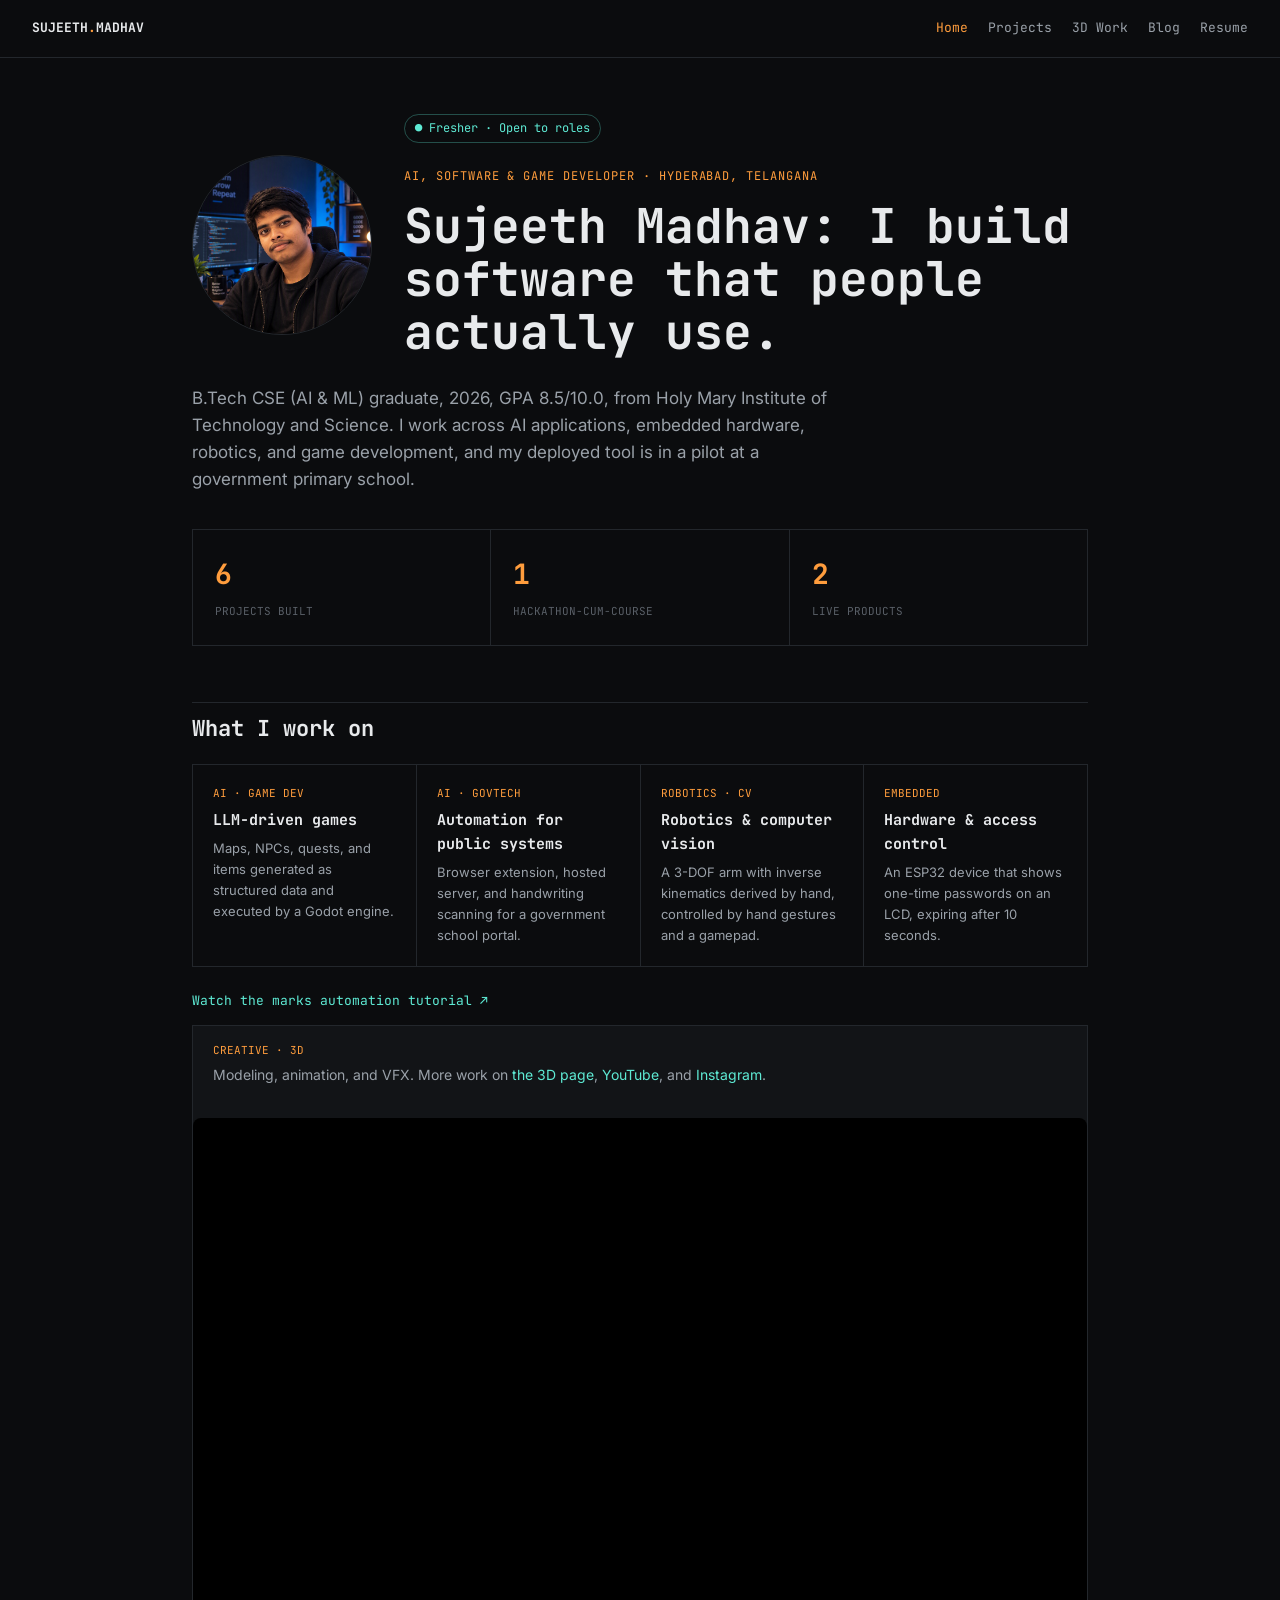
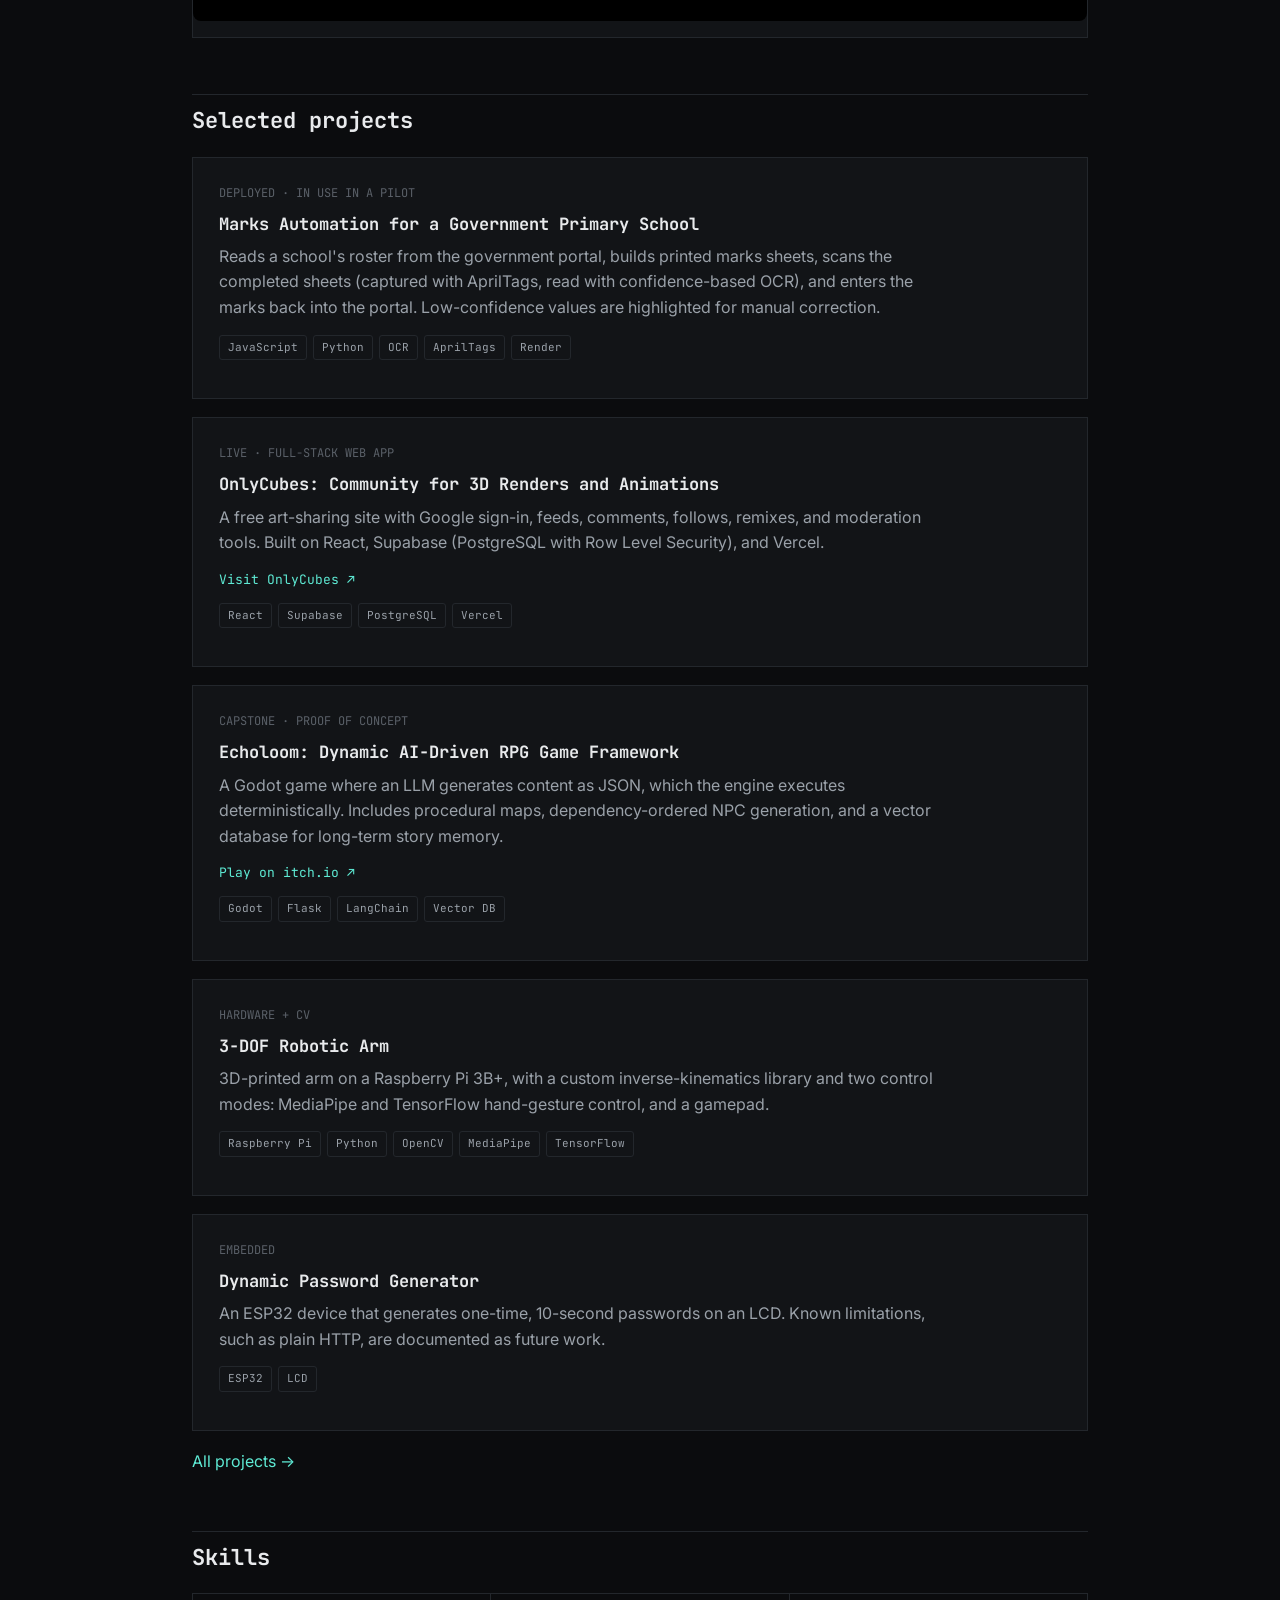
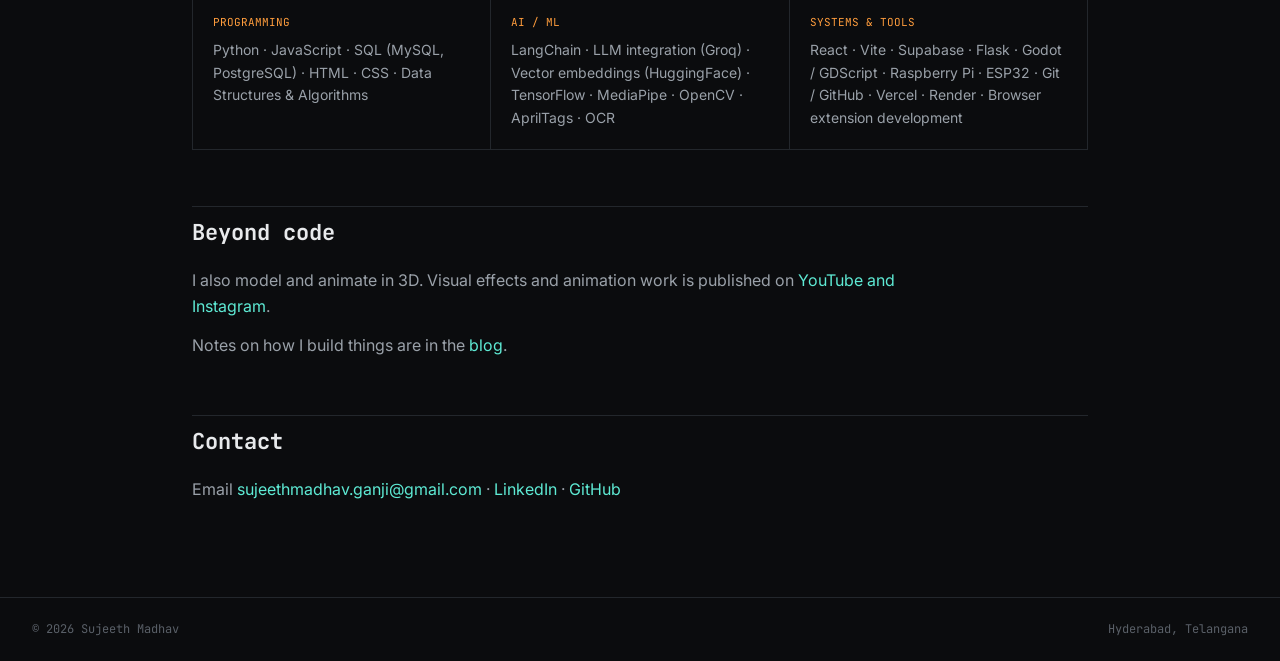
<file: index.html>
<!DOCTYPE html>
<html lang="en">
<head>
<meta charset="UTF-8">
<meta name="viewport" content="width=device-width, initial-scale=1.0">

<title>Sujeeth Madhav | AI & Software Developer, Hyderabad</title>
<meta name="description" content="Sujeeth Madhav, AI and software developer in Hyderabad. AI-driven games, a deployed school automation tool, robotics, embedded systems and 3D animation.">
<meta name="author" content="Sujeeth Madhav">
<meta name="robots" content="index, follow, max-image-preview:large">
<link rel="canonical" href="https://www.sujeethmadhav.com/">

<meta property="og:type" content="website">
<meta property="og:site_name" content="Sujeeth Madhav">
<meta property="og:title" content="Sujeeth Madhav | AI & Software Developer">
<meta property="og:description" content="AI-driven games, a deployed school automation tool, robotics, embedded systems and 3D animation by Sujeeth Madhav, Hyderabad.">
<meta property="og:url" content="https://www.sujeethmadhav.com/">
<meta property="og:image" content="https://www.sujeethmadhav.com/assets/profile.jpg">
<meta name="twitter:card" content="summary">

<script type="application/ld+json">
{
  "@context": "https://schema.org",
  "@graph": [
    {
      "@type": "WebSite",
      "@id": "https://www.sujeethmadhav.com/#website",
      "url": "https://www.sujeethmadhav.com/",
      "name": "Sujeeth Madhav",
      "inLanguage": "en",
      "publisher": { "@id": "https://www.sujeethmadhav.com/#person" }
    },
    {
      "@type": "Person",
      "@id": "https://www.sujeethmadhav.com/#person",
      "name": "Sujeeth Madhav",
      "alternateName": ["G. Sujeeth Madhav"],
      "url": "https://www.sujeethmadhav.com/",
      "image": "https://www.sujeethmadhav.com/assets/profile.jpg",
      "email": "sujeethmadhav.ganji@gmail.com",
      "jobTitle": "AI & Software Developer",
      "description": "Recent B.Tech CSE (AI & ML) graduate building AI applications, robotics, embedded systems, games and 3D animation.",
      "knowsAbout": ["Artificial intelligence", "Large language models", "Computer vision", "Robotics", "Embedded systems", "Game development", "Godot", "Python", "JavaScript", "Flask", "React", "Supabase", "3D animation"],
      "alumniOf": { "@type": "CollegeOrUniversity", "name": "Holy Mary Institute of Technology and Science" },
      "address": { "@type": "PostalAddress", "addressLocality": "Hyderabad", "addressRegion": "Telangana", "addressCountry": "IN" },
      "sameAs": [
        "https://www.linkedin.com/in/sujeeth-madhav-9a50162b7",
        "https://github.com/sujeeth66",
        "https://sujeeth66.itch.io",
        "https://www.youtube.com/watch?v=kXodEkCOVUo",
        "https://www.instagram.com/reel/Da5MQQ7O5CA/"
      ]
    }
  ]
}
</script>

<link rel="stylesheet" href="assets/style.css">
<link href="https://fonts.googleapis.com/css2?family=JetBrains+Mono:wght@400;700;800&family=Inter:wght@400;500;600&display=swap" rel="stylesheet">
</head>
<body>
<header>
  <a class="brand" href="index.html">SUJEETH<span>.</span>MADHAV</a>
  <nav>
    <a href="index.html" aria-current="page">Home</a>
    <a href="projects.html">Projects</a>
    <a href="3d-work.html">3D Work</a>
    <a href="blog/index.html">Blog</a>
    <a href="resume.html">Resume</a>
  </nav>
</header>
<main>

  <!-- PROFILE + HERO -->
  <div class="hero">
    <!-- Put your photo at assets/profile.jpg (square works best) -->
    <img class="profile-pic" src="assets/profile.jpeg" alt="Sujeeth Madhav, AI and software developer" width="180" height="180">
    <div class="hero-text">
      <div class="pill">● Fresher · Open to roles</div>
      <div class="tag-line">AI, Software &amp; Game Developer · Hyderabad, Telangana</div>
      <h1>Sujeeth Madhav: I build software that people actually use.</h1>
    </div>
  </div>

  <p class="lead">B.Tech CSE (AI &amp; ML) graduate, 2026, GPA 8.5/10.0, from Holy Mary Institute of Technology and Science. I work across AI applications, embedded hardware, robotics, and game development, and my deployed tool is in a pilot at a government primary school.</p>

  <div class="stats">
    <div class="stat"><b>6</b><span>Projects built</span></div>
    <div class="stat"><b>1</b><span>Hackathon-cum-course</span></div>
    <div class="stat"><b>2</b><span>Live products</span></div>
  </div>

  <!-- DOMAINS -->
  <h2>What I work on</h2>
  <div class="domains">
    <a class="domain" href="projects.html#rpg">
      <div class="meta">AI · GAME DEV</div>
      <h3>LLM-driven games</h3>
      <p>Maps, NPCs, quests, and items generated as structured data and executed by a Godot engine.</p>
    </a>
    <a class="domain" href="projects.html#marks">
      <div class="meta">AI · GOVTECH</div>
      <h3>Automation for public systems</h3>
      <p>Browser extension, hosted server, and handwriting scanning for a government school portal.</p>
    </a>
    <a class="domain" href="projects.html#arm">
      <div class="meta">ROBOTICS · CV</div>
      <h3>Robotics &amp; computer vision</h3>
      <p>A 3-DOF arm with inverse kinematics derived by hand, controlled by hand gestures and a gamepad.</p>
    </a>
    <a class="domain" href="projects.html#password">
      <div class="meta">EMBEDDED</div>
      <h3>Hardware &amp; access control</h3>
      <p>An ESP32 device that shows one-time passwords on an LCD, expiring after 10 seconds.</p>
    </a>
  </div>

  <p class="links"><a href="https://www.youtube.com/watch?v=vxWaMSW1dyw">Watch the marks automation tutorial ↗</a></p>

  <div class="reel" id="reel-block">
    <div class="reel-caption">
      <div class="meta">CREATIVE · 3D</div>
      <p>Modeling, animation, and VFX. More work on <a href="3d-work.html">the 3D page</a>, <a href="https://www.youtube.com/watch?v=kXodEkCOVUo">YouTube</a>, and <a href="https://www.instagram.com/reel/Da5MQQ7O5CA/?mdxt=bW1taG15dXFodnF4">Instagram</a>.</p>
    </div>
    <div class="video-wrap">
      <iframe src="https://www.youtube-nocookie.com/embed/kXodEkCOVUo"
              title="Star Wars-themed VFX and 3D animation"
              loading="lazy"
              allow="accelerometer; encrypted-media; gyroscope; picture-in-picture"
              allowfullscreen></iframe>
    </div>
  </div>

  <!-- PROJECTS TEASER -->
  <h2>Selected projects</h2>
  <div class="card">
    <div class="meta">DEPLOYED · IN USE IN A PILOT</div>
    <h3><a href="projects.html#marks">Marks Automation for a Government Primary School</a></h3>
    <p>Reads a school's roster from the government portal, builds printed marks sheets, scans the completed sheets (captured with AprilTags, read with confidence-based OCR), and enters the marks back into the portal. Low-confidence values are highlighted for manual correction.</p>
    <div class="tags"><span class="tag">JavaScript</span><span class="tag">Python</span><span class="tag">OCR</span><span class="tag">AprilTags</span><span class="tag">Render</span></div>
  </div>
  <div class="card">
    <div class="meta">LIVE · FULL-STACK WEB APP</div>
    <h3><a href="projects.html#onlycubes">OnlyCubes: Community for 3D Renders and Animations</a></h3>
    <p>A free art-sharing site with Google sign-in, feeds, comments, follows, remixes, and moderation tools. Built on React, Supabase (PostgreSQL with Row Level Security), and Vercel.</p>
    <div class="links"><a href="https://onlycubes.sujeethmadhav.com">Visit OnlyCubes ↗</a></div>
    <div class="tags"><span class="tag">React</span><span class="tag">Supabase</span><span class="tag">PostgreSQL</span><span class="tag">Vercel</span></div>
  </div>
  <div class="card">
    <div class="meta">CAPSTONE · PROOF OF CONCEPT</div>
    <h3><a href="projects.html#rpg">Echoloom: Dynamic AI-Driven RPG Game Framework</a></h3>
    <p>A Godot game where an LLM generates content as JSON, which the engine executes deterministically. Includes procedural maps, dependency-ordered NPC generation, and a vector database for long-term story memory.</p>
    <div class="links"><a href="https://sujeeth66.itch.io/echoloom">Play on itch.io ↗</a></div>
    <div class="tags"><span class="tag">Godot</span><span class="tag">Flask</span><span class="tag">LangChain</span><span class="tag">Vector DB</span></div>
  </div>
  <div class="card">
    <div class="meta">HARDWARE + CV</div>
    <h3><a href="projects.html#arm">3-DOF Robotic Arm</a></h3>
    <p>3D-printed arm on a Raspberry Pi 3B+, with a custom inverse-kinematics library and two control modes: MediaPipe and TensorFlow hand-gesture control, and a gamepad.</p>
    <div class="tags"><span class="tag">Raspberry Pi</span><span class="tag">Python</span><span class="tag">OpenCV</span><span class="tag">MediaPipe</span><span class="tag">TensorFlow</span></div>
  </div>
  <div class="card">
    <div class="meta">EMBEDDED</div>
    <h3><a href="projects.html#password">Dynamic Password Generator</a></h3>
    <p>An ESP32 device that generates one-time, 10-second passwords on an LCD. Known limitations, such as plain HTTP, are documented as future work.</p>
    <div class="tags"><span class="tag">ESP32</span><span class="tag">LCD</span></div>
  </div>
  <p><a href="projects.html">All projects →</a></p>

  <!-- SKILLS -->
  <h2>Skills</h2>
  <div class="skills">
    <div class="skill-group">
      <div class="meta">PROGRAMMING</div>
      <p>Python · JavaScript · SQL (MySQL, PostgreSQL) · HTML · CSS · Data Structures &amp; Algorithms</p>
    </div>
    <div class="skill-group">
      <div class="meta">AI / ML</div>
      <p>LangChain · LLM integration (Groq) · Vector embeddings (HuggingFace) · TensorFlow · MediaPipe · OpenCV · AprilTags · OCR</p>
    </div>
    <div class="skill-group">
      <div class="meta">SYSTEMS &amp; TOOLS</div>
      <p>React · Vite · Supabase · Flask · Godot / GDScript · Raspberry Pi · ESP32 · Git / GitHub · Vercel · Render · Browser extension development</p>
    </div>
  </div>

  <!-- 3D TEASER -->
  <h2>Beyond code</h2>
  <p>I also model and animate in 3D. Visual effects and animation work is published on <a href="3d-work.html">YouTube and Instagram</a>.</p>

  <!-- BLOG TEASER -->
  <p>Notes on how I build things are in the <a href="blog/index.html">blog</a>.</p>

  <!-- CONTACT -->
  <h2>Contact</h2>
  <p>Email <a href="mailto:sujeethmadhav.ganji@gmail.com">sujeethmadhav.ganji@gmail.com</a> · <a href="https://www.linkedin.com/in/sujeeth-madhav-9a50162b7">LinkedIn</a> · <a href="https://github.com/sujeeth66">GitHub</a></p>

</main>
<footer><span>© <span id="year">2026</span> Sujeeth Madhav</span><span>Hyderabad, Telangana</span></footer>
<script src="assets/site.js"></script>
</body>
</html>
</file>
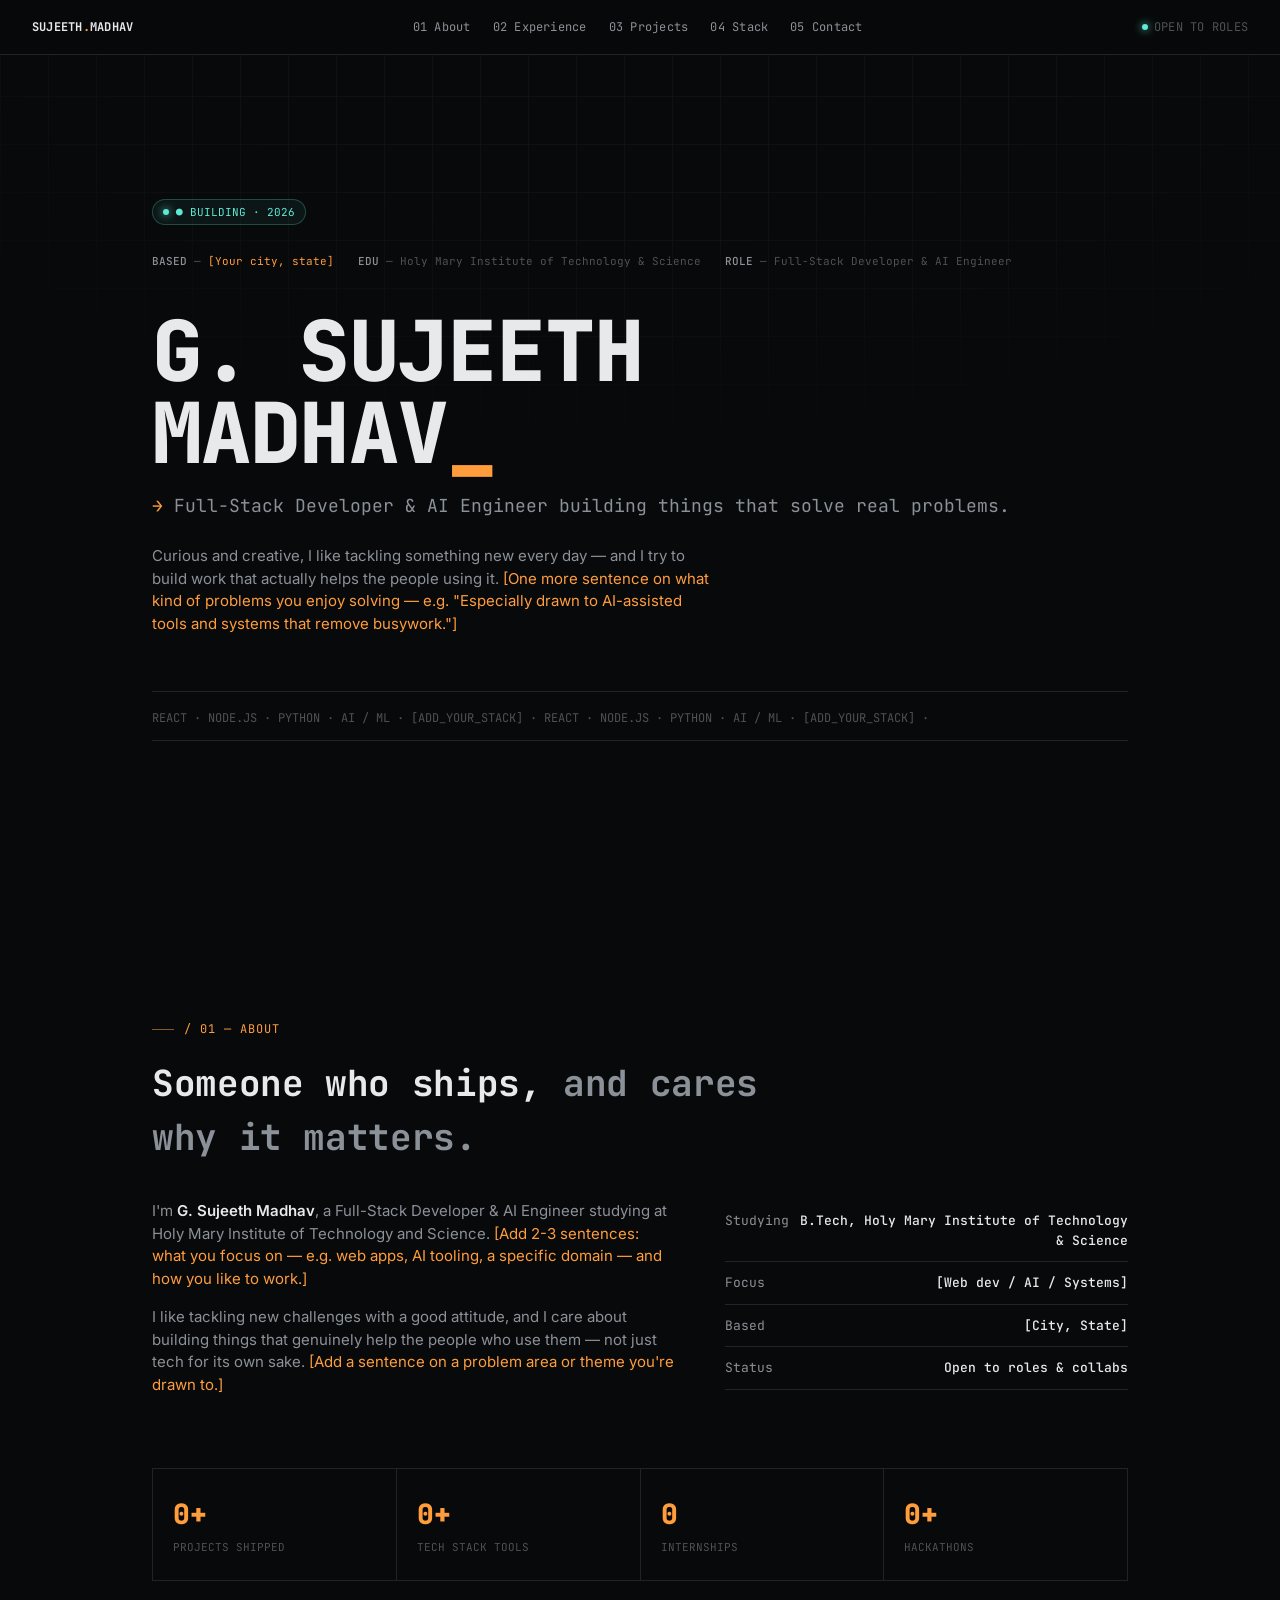
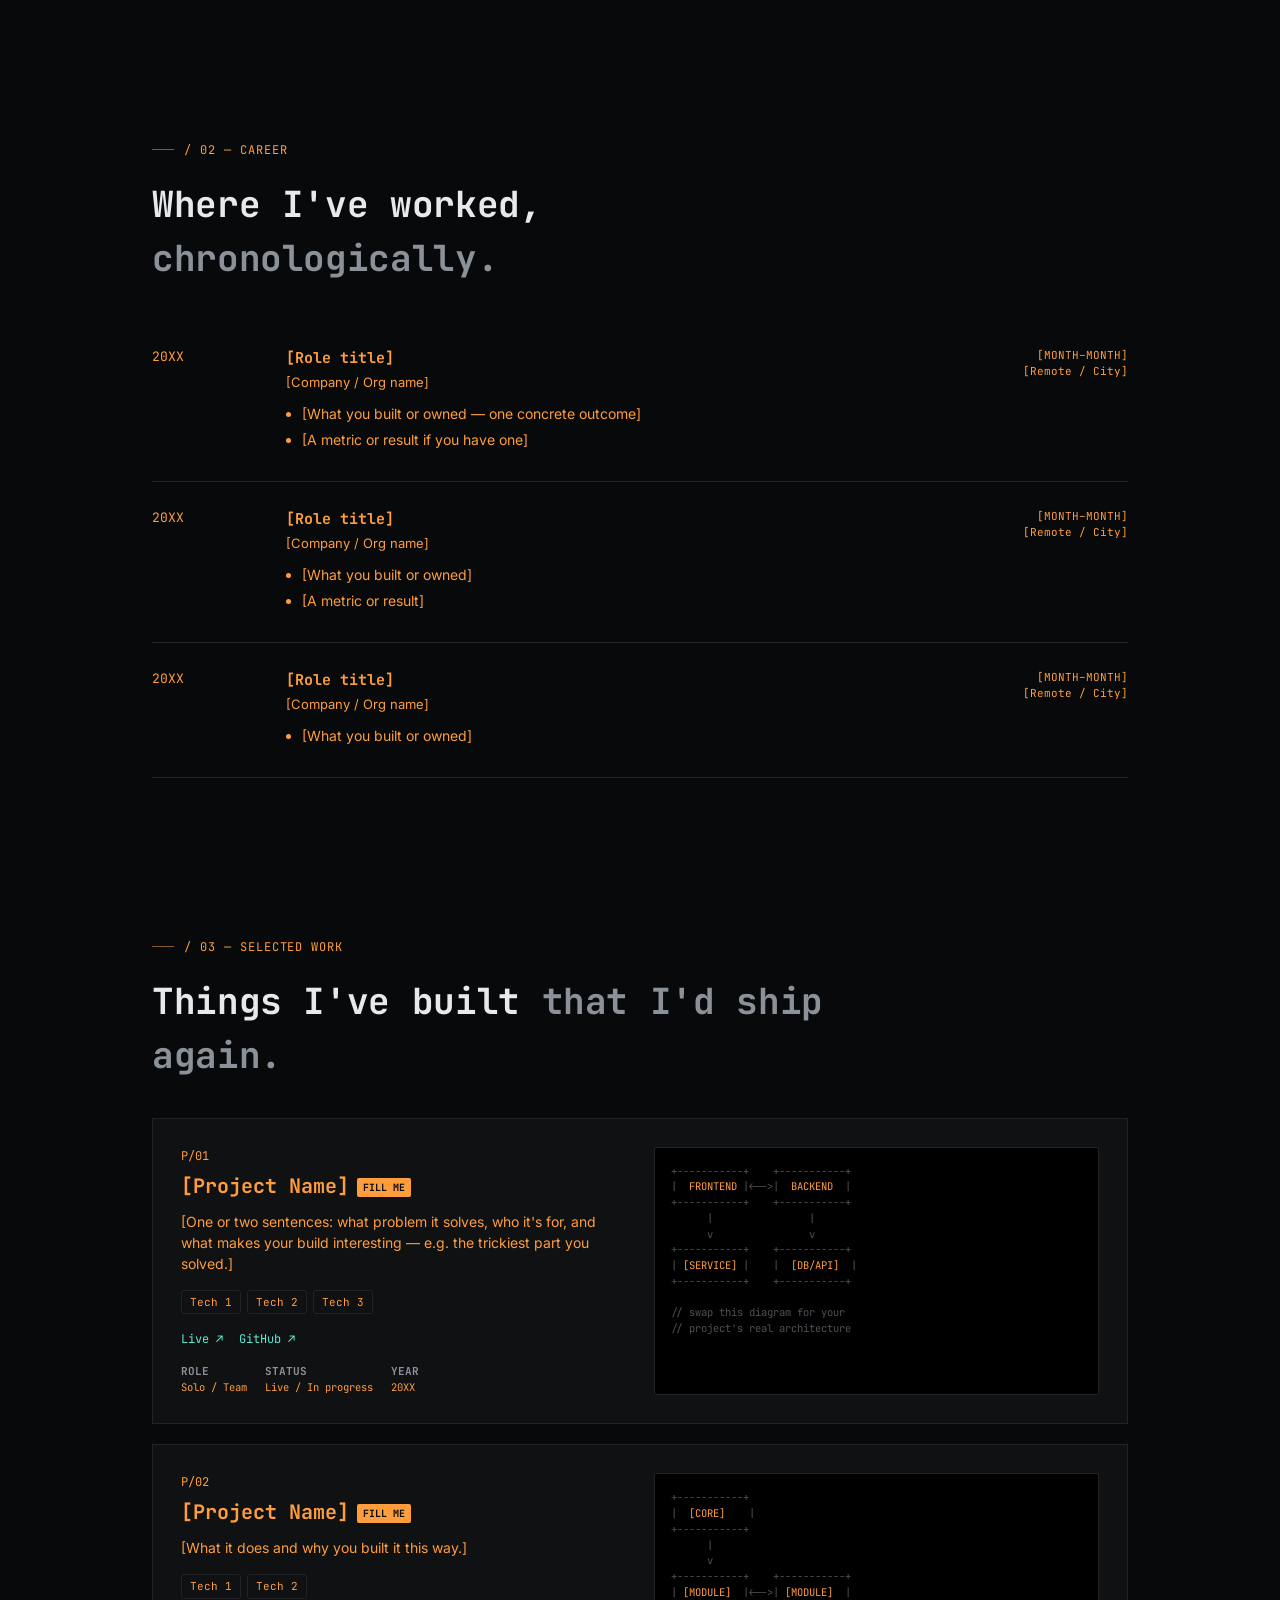
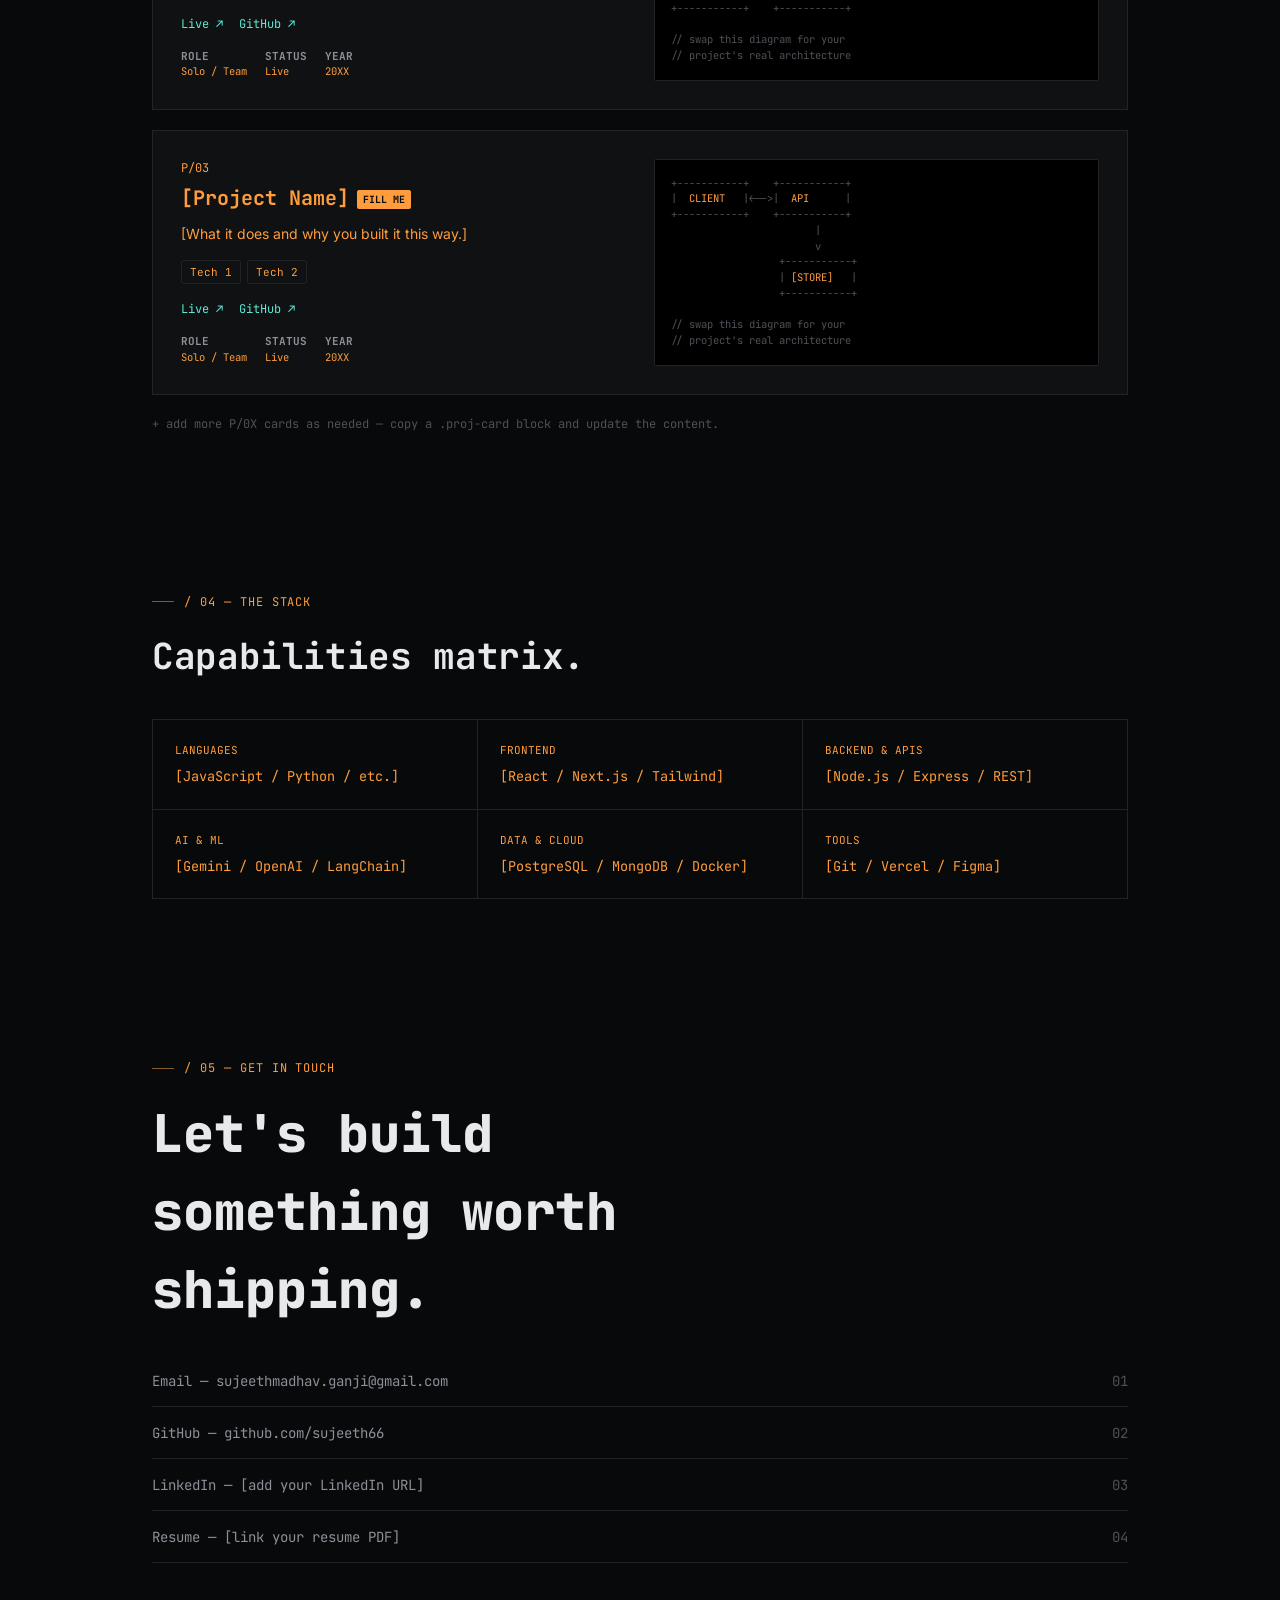
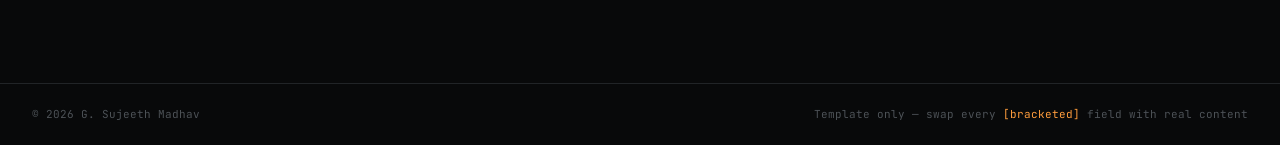
<file: portfolio_3.html>
<!DOCTYPE html>
<html lang="en">
<head>
<meta charset="UTF-8">
<meta name="viewport" content="width=device-width, initial-scale=1.0">
<title>G. Sujeeth Madhav · Full-Stack Developer &amp; AI Engineer</title>
<style>
  @import url('https://fonts.googleapis.com/css2?family=JetBrains+Mono:wght@400;500;700;800&family=Inter:wght@400;500;600&display=swap');

  :root{
    --bg:#08090a;
    --bg-raised:#0f1113;
    --line:#212427;
    --text:#e7e9ea;
    --text-dim:#8b9198;
    --text-faint:#4d5257;
    --accent:#ff9d3d;
    --accent-dim:#8a5a26;
    --ok:#5eead4;
    --mono:'JetBrains Mono', ui-monospace, monospace;
    --sans:'Inter', system-ui, sans-serif;
  }
  *{box-sizing:border-box; margin:0; padding:0;}
  html{scroll-behavior:smooth;}
  body{
    background:var(--bg);
    color:var(--text);
    font-family:var(--sans);
    line-height:1.5;
    overflow-x:hidden;
  }
  ::selection{background:var(--accent); color:#08090a;}

  a{color:inherit; text-decoration:none;}
  .mono{font-family:var(--mono);}

  /* ---- scanline / grid backdrop ---- */
  .grid-bg{
    position:fixed; inset:0; z-index:-1; pointer-events:none;
    background-image:
      linear-gradient(var(--line) 1px, transparent 1px),
      linear-gradient(90deg, var(--line) 1px, transparent 1px);
    background-size:48px 48px;
    opacity:0.35;
    mask-image:radial-gradient(ellipse 80% 60% at 50% 0%, black 40%, transparent 90%);
  }

  /* ---- top bar ---- */
  header{
    position:fixed; top:0; left:0; right:0; z-index:100;
    display:flex; align-items:center; justify-content:space-between;
    padding:18px 32px;
    background:rgba(8,9,10,0.85);
    backdrop-filter:blur(8px);
    border-bottom:1px solid var(--line);
    font-family:var(--mono);
    font-size:12px;
    letter-spacing:0.02em;
  }
  header .brand{color:var(--text); font-weight:700;}
  header .brand span{color:var(--accent);}
  nav{display:flex; gap:22px;}
  nav a{color:var(--text-dim); transition:color .15s;}
  nav a:hover{color:var(--accent);}
  .clock{color:var(--text-faint); display:flex; gap:6px; align-items:center;}
  .dot{width:6px; height:6px; border-radius:50%; background:var(--ok); box-shadow:0 0 8px var(--ok);}
  @media (max-width:820px){ nav{display:none;} }

  section{ padding:120px 32px 40px; max-width:1040px; margin:0 auto; position:relative;}
  .section-tag{
    font-family:var(--mono); font-size:12px; color:var(--accent);
    display:flex; align-items:center; gap:10px; margin-bottom:18px;
    text-transform:uppercase; letter-spacing:0.08em;
  }
  .section-tag::before{content:''; width:22px; height:1px; background:var(--accent-dim);}
  h2{
    font-family:var(--mono); font-weight:700; font-size:clamp(24px,3.4vw,36px);
    letter-spacing:-0.01em; margin-bottom:36px; max-width:680px;
  }
  h2 em{color:var(--text-dim); font-style:normal;}

  /* ---- hero ---- */
  #hero{
    min-height:100svh; display:flex; flex-direction:column; justify-content:center;
    padding-top:80px;
  }
  .coords{
    font-family:var(--mono); font-size:11px; color:var(--text-faint);
    display:flex; flex-wrap:wrap; gap:24px; margin-bottom:40px;
  }
  .coords b{color:var(--text-dim); font-weight:500;}
  .status-pill{
    display:inline-flex; align-items:center; gap:7px;
    font-family:var(--mono); font-size:11px; color:var(--ok);
    border:1px solid rgba(94,234,212,0.25); background:rgba(94,234,212,0.06);
    padding:4px 10px; border-radius:20px; margin-bottom:28px; width:fit-content;
  }
  .status-pill .dot{background:var(--ok);}
  .hero-name{
    font-family:var(--mono); font-weight:800; text-transform:uppercase;
    font-size:clamp(38px,8vw,84px); line-height:0.98; letter-spacing:-0.01em;
    margin-bottom:18px;
  }
  .hero-name .cursor{color:var(--accent); animation:blink 1s step-end infinite;}
  @keyframes blink{50%{opacity:0;}}
  .hero-role{
    font-family:var(--mono); font-size:clamp(14px,2vw,18px); color:var(--text-dim);
    margin-bottom:8px;
  }
  .hero-role .arrow{color:var(--accent);}
  .hero-tagline{
    max-width:560px; color:var(--text-dim); font-size:15px; margin-top:18px;
  }
  .marquee{
    margin-top:56px; overflow:hidden; white-space:nowrap;
    border-top:1px solid var(--line); border-bottom:1px solid var(--line);
    padding:12px 0;
  }
  .marquee span{
    font-family:var(--mono); font-size:12px; color:var(--text-faint);
    display:inline-block; padding-right:40px;
    animation:scroll 26s linear infinite;
  }
  @keyframes scroll{ from{transform:translateX(0);} to{transform:translateX(-50%);} }

  /* ---- about / stats ---- */
  .about-grid{ display:grid; grid-template-columns:1.3fr 1fr; gap:50px; }
  @media (max-width:760px){ .about-grid{grid-template-columns:1fr;} }
  .about-copy{ color:var(--text-dim); font-size:15px; }
  .about-copy p{ margin-bottom:16px; }
  .about-copy strong{ color:var(--text); font-weight:600; }
  .fact-list{ font-family:var(--mono); font-size:13px; }
  .fact-row{
    display:flex; justify-content:space-between; padding:11px 0;
    border-bottom:1px solid var(--line); color:var(--text-dim);
  }
  .fact-row b{ color:var(--text); font-weight:500; text-align:right;}

  .stat-grid{ display:grid; grid-template-columns:repeat(4,1fr); gap:1px; background:var(--line); margin-top:56px; border:1px solid var(--line);}
  @media (max-width:700px){ .stat-grid{grid-template-columns:repeat(2,1fr);} }
  .stat-cell{ background:var(--bg); padding:24px 20px; }
  .stat-num{ font-family:var(--mono); font-weight:800; font-size:28px; color:var(--accent);}
  .stat-label{ font-family:var(--mono); font-size:11px; color:var(--text-faint); text-transform:uppercase; margin-top:4px;}

  /* ---- experience ---- */
  .exp-row{
    display:grid; grid-template-columns:110px 1fr 140px; gap:24px;
    padding:26px 0; border-bottom:1px solid var(--line);
  }
  .exp-row:first-of-type{ border-top:1px solid var(--line); }
  @media (max-width:700px){ .exp-row{grid-template-columns:1fr; gap:6px;} }
  .exp-year{ font-family:var(--mono); color:var(--accent); font-size:13px; }
  .exp-role{ font-family:var(--mono); font-weight:700; font-size:15px; margin-bottom:4px;}
  .exp-org{ color:var(--text-dim); font-size:13px; margin-bottom:10px;}
  .exp-points{ color:var(--text-dim); font-size:14px; }
  .exp-points li{ margin-left:16px; margin-bottom:5px; }
  .exp-meta{ font-family:var(--mono); font-size:11px; color:var(--text-faint); text-align:right;}
  @media (max-width:700px){ .exp-meta{text-align:left;} }

  /* ---- projects ---- */
  .proj-card{
    border:1px solid var(--line); background:var(--bg-raised);
    padding:28px; margin-bottom:20px; display:grid; grid-template-columns:1fr 1fr; gap:28px;
  }
  @media (max-width:760px){ .proj-card{grid-template-columns:1fr;} }
  .proj-id{ font-family:var(--mono); color:var(--accent); font-size:12px; margin-bottom:6px;}
  .proj-title{ font-family:var(--mono); font-weight:700; font-size:20px; margin-bottom:10px;}
  .proj-desc{ color:var(--text-dim); font-size:14px; margin-bottom:16px;}
  .proj-tags{ display:flex; flex-wrap:wrap; gap:6px; margin-bottom:16px;}
  .tag{
    font-family:var(--mono); font-size:11px; color:var(--text-dim);
    border:1px solid var(--line); padding:3px 8px; border-radius:3px;
  }
  .proj-links{ font-family:var(--mono); font-size:12px; display:flex; gap:16px;}
  .proj-links a{ color:var(--ok); border-bottom:1px solid transparent; }
  .proj-links a:hover{ border-color:var(--ok); }
  .ascii-box{
    background:#000; border:1px solid var(--line); border-radius:2px;
    padding:16px; font-family:var(--mono); font-size:10.5px; line-height:1.5;
    color:var(--text-faint); overflow-x:auto; white-space:pre;
  }
  .ascii-box .hl{ color:var(--accent); }
  .proj-meta-row{ display:flex; gap:18px; margin-top:14px; flex-wrap:wrap;}
  .proj-meta{ font-family:var(--mono); font-size:10.5px; color:var(--text-faint); }
  .proj-meta b{ color:var(--text-dim); display:block; font-size:11px; }
  .placeholder-flag{
    display:inline-block; font-family:var(--mono); font-size:10px; color:#08090a;
    background:var(--accent); padding:2px 6px; border-radius:2px; margin-left:8px; vertical-align:middle;
  }

  /* ---- skills ---- */
  .skill-grid{ display:grid; grid-template-columns:repeat(3,1fr); gap:1px; background:var(--line); border:1px solid var(--line);}
  @media (max-width:700px){ .skill-grid{grid-template-columns:1fr;} }
  .skill-cell{ background:var(--bg); padding:22px; }
  .skill-cat{ font-family:var(--mono); font-size:11px; color:var(--accent); text-transform:uppercase; margin-bottom:8px;}
  .skill-items{ font-family:var(--mono); font-size:13.5px; color:var(--text-dim); }

  /* ---- contact ---- */
  #contact{ padding-bottom:120px; }
  .contact-title{
    font-family:var(--mono); font-weight:800; font-size:clamp(28px,5vw,52px);
    margin-bottom:28px;
  }
  .contact-links{ display:flex; flex-direction:column; gap:2px; font-family:var(--mono); font-size:14px;}
  .contact-links a{
    display:flex; justify-content:space-between; padding:14px 0; border-bottom:1px solid var(--line);
    color:var(--text-dim); transition:color .15s, padding-left .15s;
  }
  .contact-links a:hover{ color:var(--accent); padding-left:8px; }
  .contact-links .idx{ color:var(--text-faint); }

  footer{
    border-top:1px solid var(--line); padding:22px 32px; font-family:var(--mono); font-size:11px;
    color:var(--text-faint); display:flex; justify-content:space-between; flex-wrap:wrap; gap:8px;
  }

  .fill-me{ color:var(--accent); }
</style>
</head>
<body>

<div class="grid-bg"></div>

<header>
  <div class="brand">SUJEETH<span>.</span>MADHAV</div>
  <nav>
    <a href="#about">01 About</a>
    <a href="#experience">02 Experience</a>
    <a href="#projects">03 Projects</a>
    <a href="#skills">04 Stack</a>
    <a href="#contact">05 Contact</a>
  </nav>
  <div class="clock mono"><span class="dot"></span> OPEN TO ROLES</div>
</header>

<section id="hero">
  <div class="status-pill"><span class="dot"></span> ● BUILDING · 2026</div>
  <div class="coords mono">
    <span><b>BASED</b> — <span class="fill-me">[Your city, state]</span></span>
    <span><b>EDU</b> — Holy Mary Institute of Technology &amp; Science</span>
    <span><b>ROLE</b> — Full-Stack Developer &amp; AI Engineer</span>
  </div>
  <div class="hero-name">G. SUJEETH<br>MADHAV<span class="cursor">_</span></div>
  <div class="hero-role"><span class="arrow">→</span> Full-Stack Developer &amp; AI Engineer building things that solve real problems.</div>
  <p class="hero-tagline">
    Curious and creative, I like tackling something new every day — and I try to build work that
    actually helps the people using it. <span class="fill-me">[One more sentence on what kind of problems you enjoy solving — e.g. "Especially drawn to AI-assisted tools and systems that remove busywork."]</span>
  </p>
  <div class="marquee">
    <span>REACT · NODE.JS · PYTHON · AI / ML · [ADD_YOUR_STACK] · REACT · NODE.JS · PYTHON · AI / ML · [ADD_YOUR_STACK] · </span>
  </div>
</section>

<section id="about">
  <div class="section-tag">/ 01 — About</div>
  <h2>Someone who ships, <em>and cares why it matters.</em></h2>
  <div class="about-grid">
    <div class="about-copy">
      <p>
        I'm <strong>G. Sujeeth Madhav</strong>, a Full-Stack Developer &amp; AI Engineer studying at
        Holy Mary Institute of Technology and Science. <span class="fill-me">[Add 2-3 sentences: what you focus on — e.g. web apps, AI tooling, a specific domain — and how you like to work.]</span>
      </p>
      <p>
        I like tackling new challenges with a good attitude, and I care about building things that
        genuinely help the people who use them — not just tech for its own sake.
        <span class="fill-me">[Add a sentence on a problem area or theme you're drawn to.]</span>
      </p>
    </div>
    <div class="fact-list">
      <div class="fact-row"><span>Studying</span><b>B.Tech, Holy Mary Institute of Technology &amp; Science</b></div>
      <div class="fact-row"><span>Focus</span><b class="fill-me">[Web dev / AI / Systems]</b></div>
      <div class="fact-row"><span>Based</span><b class="fill-me">[City, State]</b></div>
      <div class="fact-row"><span>Status</span><b>Open to roles &amp; collabs</b></div>
    </div>
  </div>
  <div class="stat-grid">
    <div class="stat-cell"><div class="stat-num fill-me">0+</div><div class="stat-label">Projects Shipped</div></div>
    <div class="stat-cell"><div class="stat-num fill-me">0+</div><div class="stat-label">Tech Stack Tools</div></div>
    <div class="stat-cell"><div class="stat-num fill-me">0</div><div class="stat-label">Internships</div></div>
    <div class="stat-cell"><div class="stat-num fill-me">0+</div><div class="stat-label">Hackathons</div></div>
  </div>
</section>

<section id="experience">
  <div class="section-tag">/ 02 — Career</div>
  <h2>Where I've worked, <em>chronologically.</em></h2>

  <div class="exp-row">
    <div class="exp-year mono fill-me">20XX</div>
    <div>
      <div class="exp-role fill-me">[Role title]</div>
      <div class="exp-org fill-me">[Company / Org name]</div>
      <ul class="exp-points">
        <li class="fill-me">[What you built or owned — one concrete outcome]</li>
        <li class="fill-me">[A metric or result if you have one]</li>
      </ul>
    </div>
    <div class="exp-meta fill-me">[MONTH–MONTH]<br>[Remote / City]</div>
  </div>

  <div class="exp-row">
    <div class="exp-year mono fill-me">20XX</div>
    <div>
      <div class="exp-role fill-me">[Role title]</div>
      <div class="exp-org fill-me">[Company / Org name]</div>
      <ul class="exp-points">
        <li class="fill-me">[What you built or owned]</li>
        <li class="fill-me">[A metric or result]</li>
      </ul>
    </div>
    <div class="exp-meta fill-me">[MONTH–MONTH]<br>[Remote / City]</div>
  </div>

  <div class="exp-row">
    <div class="exp-year mono fill-me">20XX</div>
    <div>
      <div class="exp-role fill-me">[Role title]</div>
      <div class="exp-org fill-me">[Company / Org name]</div>
      <ul class="exp-points">
        <li class="fill-me">[What you built or owned]</li>
      </ul>
    </div>
    <div class="exp-meta fill-me">[MONTH–MONTH]<br>[Remote / City]</div>
  </div>
</section>

<section id="projects">
  <div class="section-tag">/ 03 — Selected work</div>
  <h2>Things I've built <em>that I'd ship again.</em></h2>

  <div class="proj-card">
    <div>
      <div class="proj-id">P/01</div>
      <div class="proj-title fill-me">[Project Name]<span class="placeholder-flag">FILL ME</span></div>
      <div class="proj-desc fill-me">[One or two sentences: what problem it solves, who it's for, and what makes your build interesting — e.g. the trickiest part you solved.]</div>
      <div class="proj-tags">
        <span class="tag fill-me">Tech 1</span><span class="tag fill-me">Tech 2</span><span class="tag fill-me">Tech 3</span>
      </div>
      <div class="proj-links">
        <a href="#" class="fill-me">Live ↗</a>
        <a href="#" class="fill-me">GitHub ↗</a>
      </div>
      <div class="proj-meta-row">
        <div class="proj-meta"><b>ROLE</b><span class="fill-me">Solo / Team</span></div>
        <div class="proj-meta"><b>STATUS</b><span class="fill-me">Live / In progress</span></div>
        <div class="proj-meta"><b>YEAR</b><span class="fill-me">20XX</span></div>
      </div>
    </div>
    <div class="ascii-box">+-----------+    +-----------+
|  <span class="hl">FRONTEND</span> |&lt;--&gt;|  <span class="hl">BACKEND</span>  |
+-----------+    +-----------+
      |                |
      v                v
+-----------+    +-----------+
| <span class="hl">[SERVICE]</span> |    |  <span class="hl">[DB/API]</span>  |
+-----------+    +-----------+

// swap this diagram for your
// project's real architecture</div>
  </div>

  <div class="proj-card">
    <div>
      <div class="proj-id">P/02</div>
      <div class="proj-title fill-me">[Project Name]<span class="placeholder-flag">FILL ME</span></div>
      <div class="proj-desc fill-me">[What it does and why you built it this way.]</div>
      <div class="proj-tags">
        <span class="tag fill-me">Tech 1</span><span class="tag fill-me">Tech 2</span>
      </div>
      <div class="proj-links">
        <a href="#" class="fill-me">Live ↗</a>
        <a href="#" class="fill-me">GitHub ↗</a>
      </div>
      <div class="proj-meta-row">
        <div class="proj-meta"><b>ROLE</b><span class="fill-me">Solo / Team</span></div>
        <div class="proj-meta"><b>STATUS</b><span class="fill-me">Live</span></div>
        <div class="proj-meta"><b>YEAR</b><span class="fill-me">20XX</span></div>
      </div>
    </div>
    <div class="ascii-box">+-----------+
|  <span class="hl">[CORE]</span>    |
+-----------+
      |
      v
+-----------+    +-----------+
| <span class="hl">[MODULE]</span>  |&lt;--&gt;| <span class="hl">[MODULE]</span>  |
+-----------+    +-----------+

// swap this diagram for your
// project's real architecture</div>
  </div>

  <div class="proj-card">
    <div>
      <div class="proj-id">P/03</div>
      <div class="proj-title fill-me">[Project Name]<span class="placeholder-flag">FILL ME</span></div>
      <div class="proj-desc fill-me">[What it does and why you built it this way.]</div>
      <div class="proj-tags">
        <span class="tag fill-me">Tech 1</span><span class="tag fill-me">Tech 2</span>
      </div>
      <div class="proj-links">
        <a href="#" class="fill-me">Live ↗</a>
        <a href="#" class="fill-me">GitHub ↗</a>
      </div>
      <div class="proj-meta-row">
        <div class="proj-meta"><b>ROLE</b><span class="fill-me">Solo / Team</span></div>
        <div class="proj-meta"><b>STATUS</b><span class="fill-me">Live</span></div>
        <div class="proj-meta"><b>YEAR</b><span class="fill-me">20XX</span></div>
      </div>
    </div>
    <div class="ascii-box">+-----------+    +-----------+
|  <span class="hl">CLIENT</span>   |&lt;--&gt;|  <span class="hl">API</span>      |
+-----------+    +-----------+
                        |
                        v
                  +-----------+
                  | <span class="hl">[STORE]</span>   |
                  +-----------+

// swap this diagram for your
// project's real architecture</div>
  </div>

  <p class="mono" style="font-size:12px; color:var(--text-faint); margin-top:8px;">
    + add more P/0X cards as needed — copy a .proj-card block and update the content.
  </p>
</section>

<section id="skills">
  <div class="section-tag">/ 04 — The stack</div>
  <h2>Capabilities matrix.</h2>
  <div class="skill-grid">
    <div class="skill-cell">
      <div class="skill-cat">Languages</div>
      <div class="skill-items fill-me">[JavaScript / Python / etc.]</div>
    </div>
    <div class="skill-cell">
      <div class="skill-cat">Frontend</div>
      <div class="skill-items fill-me">[React / Next.js / Tailwind]</div>
    </div>
    <div class="skill-cell">
      <div class="skill-cat">Backend &amp; APIs</div>
      <div class="skill-items fill-me">[Node.js / Express / REST]</div>
    </div>
    <div class="skill-cell">
      <div class="skill-cat">AI &amp; ML</div>
      <div class="skill-items fill-me">[Gemini / OpenAI / LangChain]</div>
    </div>
    <div class="skill-cell">
      <div class="skill-cat">Data &amp; Cloud</div>
      <div class="skill-items fill-me">[PostgreSQL / MongoDB / Docker]</div>
    </div>
    <div class="skill-cell">
      <div class="skill-cat">Tools</div>
      <div class="skill-items fill-me">[Git / Vercel / Figma]</div>
    </div>
  </div>
</section>

<section id="contact">
  <div class="section-tag">/ 05 — Get in touch</div>
  <div class="contact-title">Let's build<br>something worth<br>shipping.</div>
  <div class="contact-links">
    <a href="mailto:sujeethmadhav.ganji@gmail.com"><span>Email — sujeethmadhav.ganji@gmail.com</span><span class="idx">01</span></a>
    <a href="https://github.com/sujeeth66"><span>GitHub — github.com/sujeeth66</span><span class="idx">02</span></a>
    <a href="#" class="fill-me"><span>LinkedIn — [add your LinkedIn URL]</span><span class="idx">03</span></a>
    <a href="#" class="fill-me"><span>Resume — [link your resume PDF]</span><span class="idx">04</span></a>
  </div>
</section>

<footer>
  <span>© 2026 G. Sujeeth Madhav</span>
  <span>Template only — swap every <span class="fill-me">[bracketed]</span> field with real content</span>
</footer>

</body>
</html>
</file>
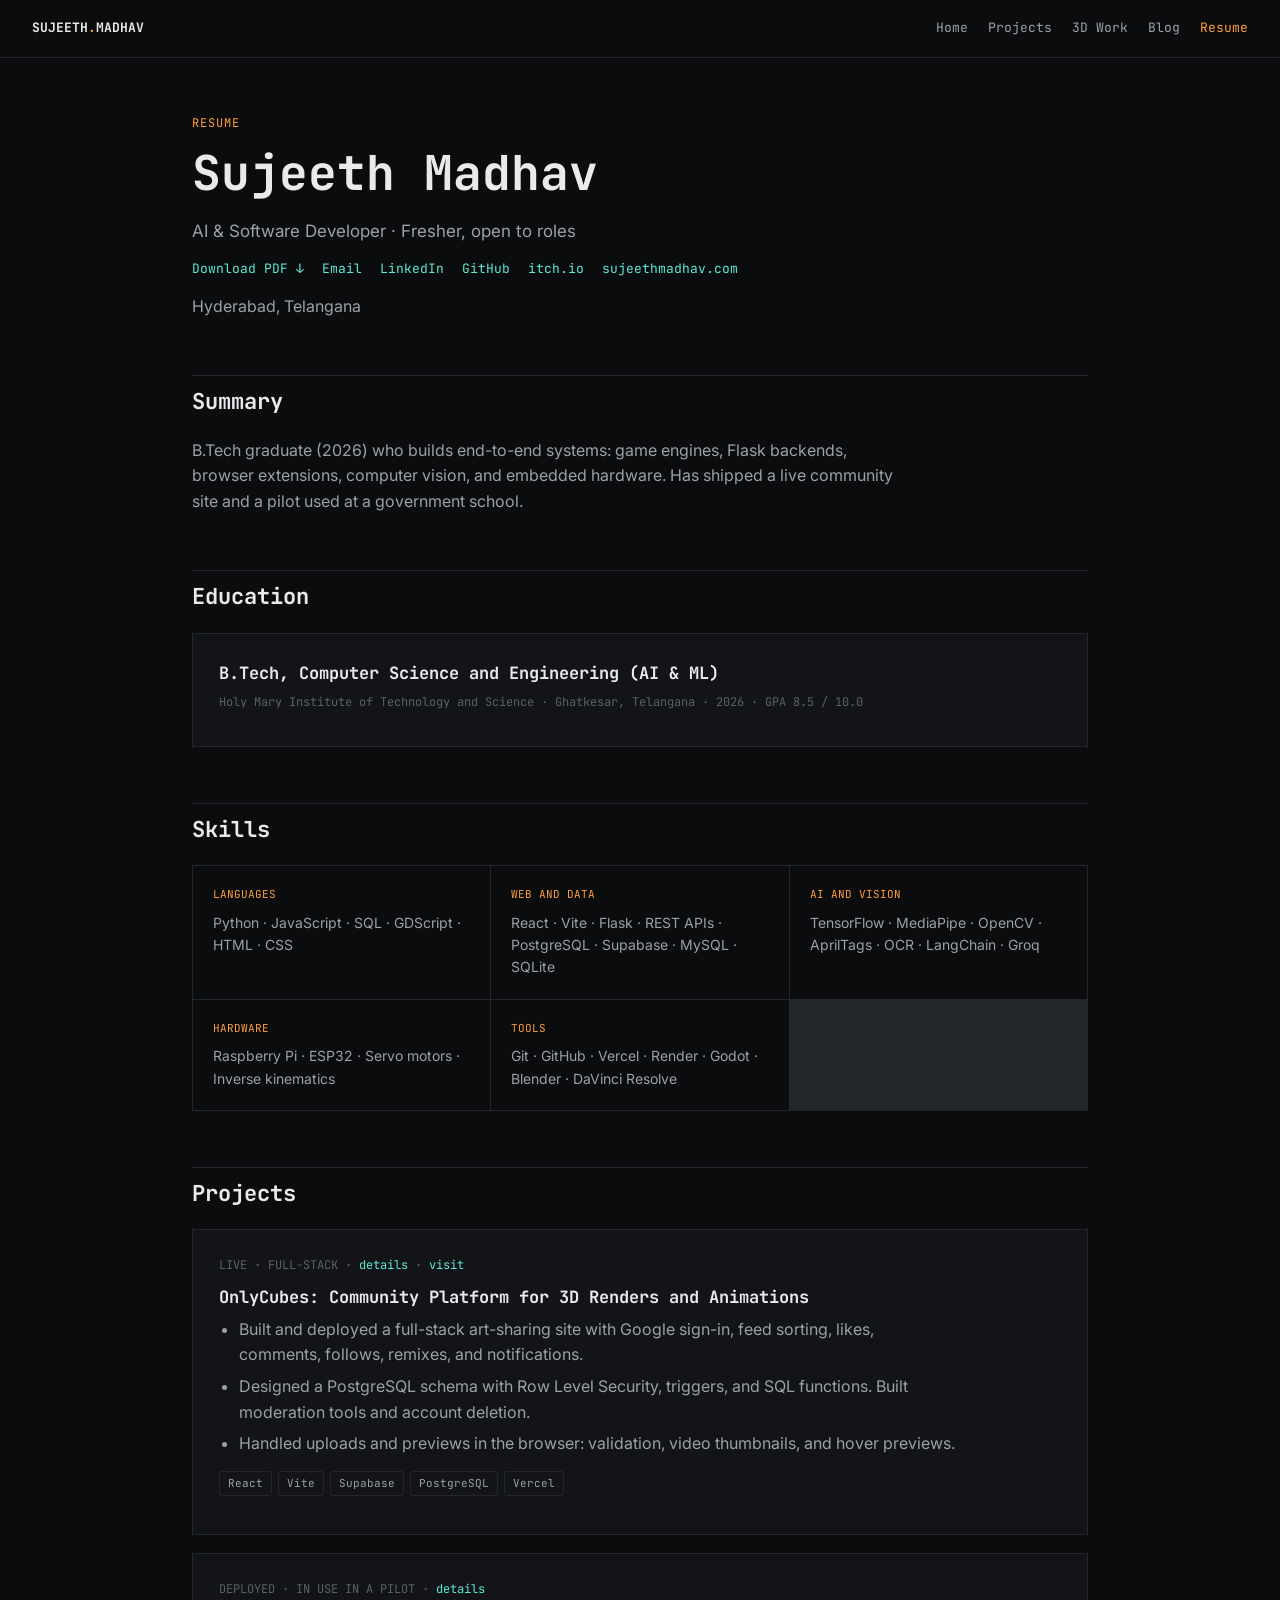
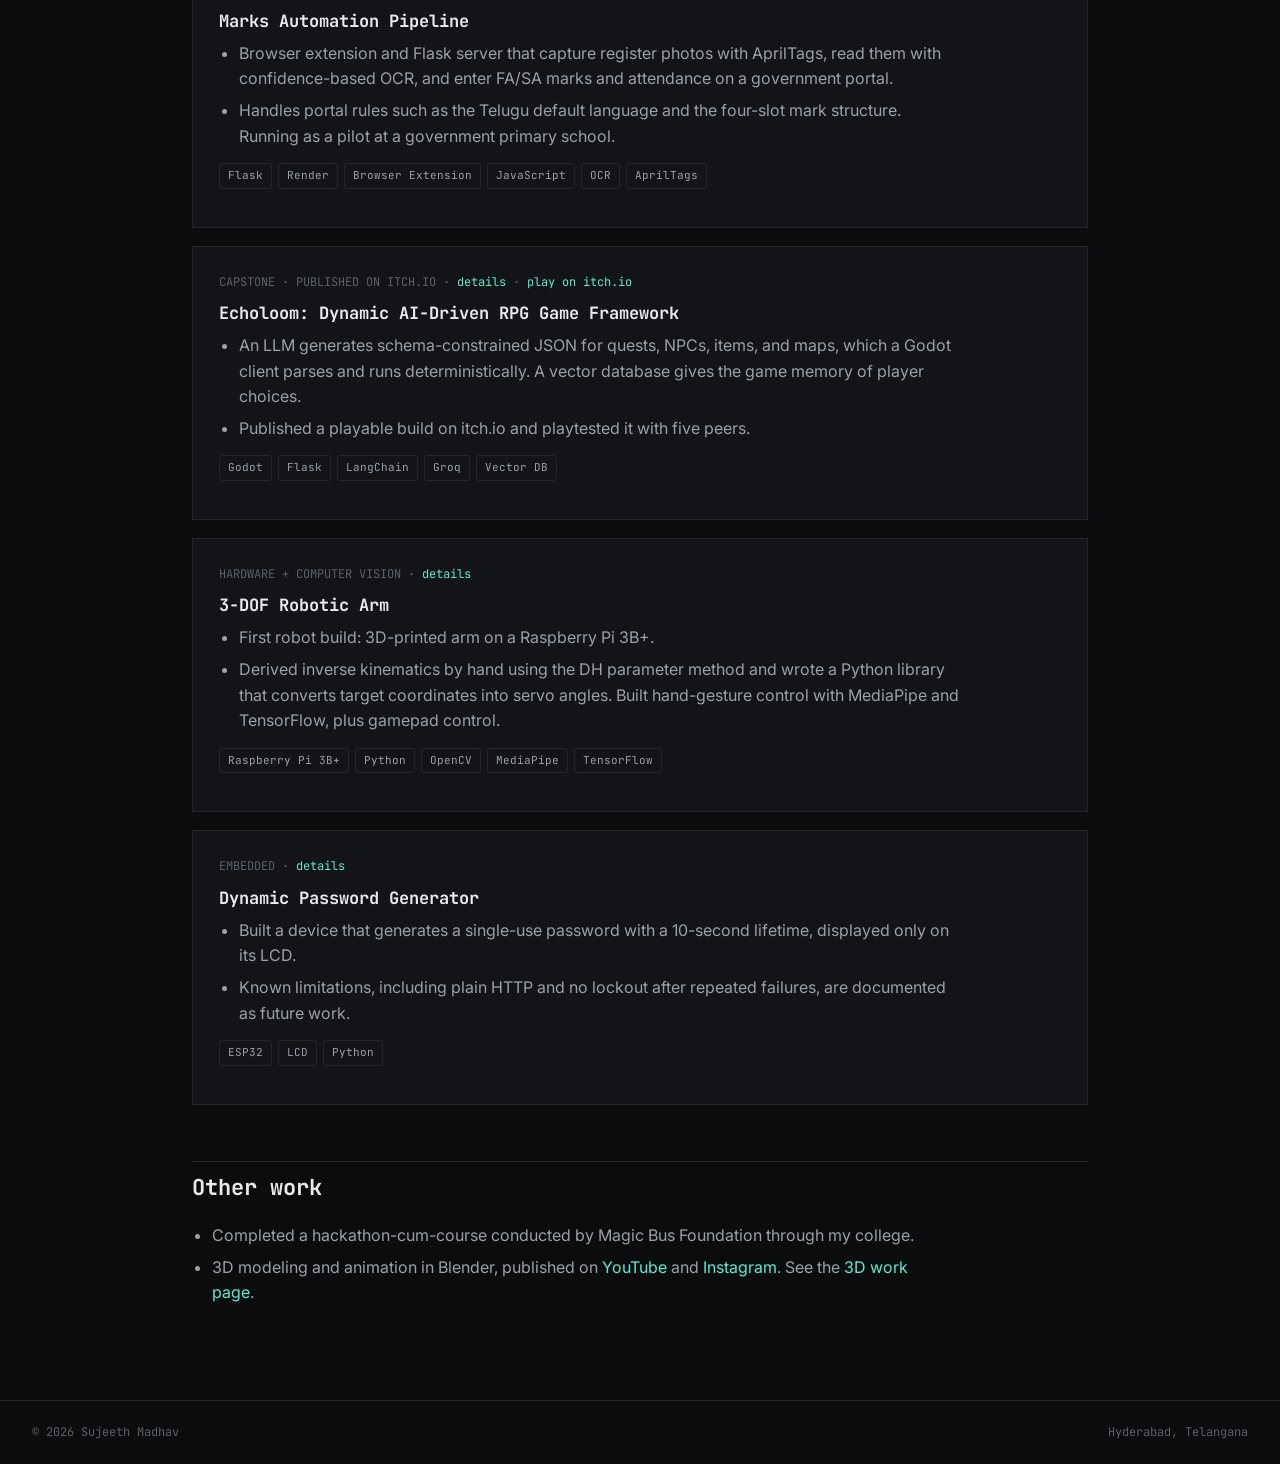
<file: resume.html>
<!DOCTYPE html>
<html lang="en">
<head>
<meta charset="UTF-8">
<meta name="viewport" content="width=device-width, initial-scale=1.0">

<title>Resume | Sujeeth Madhav, AI & Software Developer</title>
<meta name="description" content="Resume of Sujeeth Madhav: B.Tech CSE (AI & ML), 2026. Projects in AI, computer vision, robotics, embedded systems and game development. Hyderabad, Telangana.">
<meta name="author" content="Sujeeth Madhav">
<meta name="robots" content="index, follow">
<link rel="canonical" href="https://www.sujeethmadhav.com/resume.html">

<meta property="og:type" content="profile">
<meta property="og:site_name" content="Sujeeth Madhav">
<meta property="og:title" content="Resume | Sujeeth Madhav">
<meta property="og:description" content="Resume of Sujeeth Madhav, AI and software developer from Hyderabad.">
<meta property="og:url" content="https://www.sujeethmadhav.com/resume.html">

<script type="application/ld+json">
{
  "@context": "https://schema.org",
  "@type": "ProfilePage",
  "@id": "https://www.sujeethmadhav.com/resume.html#page",
  "url": "https://www.sujeethmadhav.com/resume.html",
  "name": "Resume of Sujeeth Madhav",
  "mainEntity": { "@id": "https://www.sujeethmadhav.com/#person" }
}
</script>

<link rel="stylesheet" href="assets/style.css">
<link href="https://fonts.googleapis.com/css2?family=JetBrains+Mono:wght@400;700;800&family=Inter:wght@400;500;600&display=swap" rel="stylesheet">
</head>
<body>
<header>
  <a class="brand" href="index.html">SUJEETH<span>.</span>MADHAV</a>
  <nav>
    <a href="index.html">Home</a>
    <a href="projects.html">Projects</a>
    <a href="3d-work.html">3D Work</a>
    <a href="blog/index.html">Blog</a>
    <a href="resume.html" aria-current="page">Resume</a>
  </nav>
</header>
<main>

  <div class="tag-line">Resume</div>
  <h1>Sujeeth Madhav</h1>
  <p class="lead">AI &amp; Software Developer · Fresher, open to roles</p>
  <p class="links">
    <a href="resume.pdf">Download PDF ↓</a>
    <a href="mailto:sujeethmadhav.ganji@gmail.com">Email</a>
    <a href="https://www.linkedin.com/in/sujeeth-madhav-9a50162b7">LinkedIn</a>
    <a href="https://github.com/sujeeth66">GitHub</a>
    <a href="https://sujeeth66.itch.io">itch.io</a>
    <a href="index.html">sujeethmadhav.com</a>
  </p>
  <p>Hyderabad, Telangana</p>

  <h2>Summary</h2>
  <p>B.Tech graduate (2026) who builds end-to-end systems: game engines, Flask backends, browser extensions, computer vision, and embedded hardware. Has shipped a live community site and a pilot used at a government school.</p>

  <h2>Education</h2>
  <div class="card">
    <h3>B.Tech, Computer Science and Engineering (AI &amp; ML)</h3>
    <div class="meta">Holy Mary Institute of Technology and Science · Ghatkesar, Telangana · 2026 · GPA 8.5 / 10.0</div>
  </div>

  <h2>Skills</h2>
  <div class="skills">
    <div class="skill-group"><div class="meta">LANGUAGES</div><p>Python · JavaScript · SQL · GDScript · HTML · CSS</p></div>
    <div class="skill-group"><div class="meta">WEB AND DATA</div><p>React · Vite · Flask · REST APIs · PostgreSQL · Supabase · MySQL · SQLite</p></div>
    <div class="skill-group"><div class="meta">AI AND VISION</div><p>TensorFlow · MediaPipe · OpenCV · AprilTags · OCR · LangChain · Groq</p></div>
    <div class="skill-group"><div class="meta">HARDWARE</div><p>Raspberry Pi · ESP32 · Servo motors · Inverse kinematics</p></div>
    <div class="skill-group"><div class="meta">TOOLS</div><p>Git · GitHub · Vercel · Render · Godot · Blender · DaVinci Resolve</p></div>
  </div>

  <h2>Projects</h2>

  <div class="card">
    <div class="meta">LIVE · FULL-STACK · <a href="projects.html#onlycubes">details</a> · <a href="https://onlycubes.sujeethmadhav.com">visit</a></div>
    <h3>OnlyCubes: Community Platform for 3D Renders and Animations</h3>
    <ul>
      <li>Built and deployed a full-stack art-sharing site with Google sign-in, feed sorting, likes, comments, follows, remixes, and notifications.</li>
      <li>Designed a PostgreSQL schema with Row Level Security, triggers, and SQL functions. Built moderation tools and account deletion.</li>
      <li>Handled uploads and previews in the browser: validation, video thumbnails, and hover previews.</li>
    </ul>
    <div class="tags"><span class="tag">React</span><span class="tag">Vite</span><span class="tag">Supabase</span><span class="tag">PostgreSQL</span><span class="tag">Vercel</span></div>
  </div>

  <div class="card">
    <div class="meta">DEPLOYED · IN USE IN A PILOT · <a href="projects.html#marks">details</a></div>
    <h3>Marks Automation Pipeline</h3>
    <ul>
      <li>Browser extension and Flask server that capture register photos with AprilTags, read them with confidence-based OCR, and enter FA/SA marks and attendance on a government portal.</li>
      <li>Handles portal rules such as the Telugu default language and the four-slot mark structure. Running as a pilot at a government primary school.</li>
    </ul>
    <div class="tags"><span class="tag">Flask</span><span class="tag">Render</span><span class="tag">Browser Extension</span><span class="tag">JavaScript</span><span class="tag">OCR</span><span class="tag">AprilTags</span></div>
  </div>

  <div class="card">
    <div class="meta">CAPSTONE · PUBLISHED ON ITCH.IO · <a href="projects.html#rpg">details</a> · <a href="https://sujeeth66.itch.io/echoloom">play on itch.io</a></div>
    <h3>Echoloom: Dynamic AI-Driven RPG Game Framework</h3>
    <ul>
      <li>An LLM generates schema-constrained JSON for quests, NPCs, items, and maps, which a Godot client parses and runs deterministically. A vector database gives the game memory of player choices.</li>
      <li>Published a playable build on itch.io and playtested it with five peers.</li>
    </ul>
    <div class="tags"><span class="tag">Godot</span><span class="tag">Flask</span><span class="tag">LangChain</span><span class="tag">Groq</span><span class="tag">Vector DB</span></div>
  </div>

  <div class="card">
    <div class="meta">HARDWARE + COMPUTER VISION · <a href="projects.html#arm">details</a></div>
    <h3>3-DOF Robotic Arm</h3>
    <ul>
      <li>First robot build: 3D-printed arm on a Raspberry Pi 3B+.</li>
      <li>Derived inverse kinematics by hand using the DH parameter method and wrote a Python library that converts target coordinates into servo angles. Built hand-gesture control with MediaPipe and TensorFlow, plus gamepad control.</li>
    </ul>
    <div class="tags"><span class="tag">Raspberry Pi 3B+</span><span class="tag">Python</span><span class="tag">OpenCV</span><span class="tag">MediaPipe</span><span class="tag">TensorFlow</span></div>
  </div>

  <div class="card">
    <div class="meta">EMBEDDED · <a href="projects.html#password">details</a></div>
    <h3>Dynamic Password Generator</h3>
    <ul>
      <li>Built a device that generates a single-use password with a 10-second lifetime, displayed only on its LCD.</li>
      <li>Known limitations, including plain HTTP and no lockout after repeated failures, are documented as future work.</li>
    </ul>
    <div class="tags"><span class="tag">ESP32</span><span class="tag">LCD</span><span class="tag">Python</span></div>
  </div>

  <h2>Other work</h2>
  <ul>
    <li>Completed a hackathon-cum-course conducted by Magic Bus Foundation through my college.</li>
    <li>3D modeling and animation in Blender, published on <a href="https://www.youtube.com/watch?v=kXodEkCOVUo">YouTube</a> and <a href="https://www.instagram.com/reel/Da5MQQ7O5CA/">Instagram</a>. See the <a href="3d-work.html">3D work page</a>.</li>
  </ul>

</main>
<footer><span>© <span id="year">2026</span> Sujeeth Madhav</span><span>Hyderabad, Telangana</span></footer>
<script src="assets/site.js"></script>
</body>
</html>
</file>
<file: assets/style.css>
:root{
  --bg:#0b0c0e; --panel:#121417; --line:#23272c;
  --text:#e8eaec; --dim:#9aa1a9; --faint:#5a6068;
  --accent:#ff9d3d; --ok:#5eead4;
  --mono:'JetBrains Mono', ui-monospace, monospace;
  --sans:'Inter', system-ui, sans-serif;
}
*{box-sizing:border-box;margin:0;padding:0}
html{scroll-behavior:smooth}
body{background:var(--bg);color:var(--text);font-family:var(--sans);line-height:1.6;min-height:100vh}
a{color:var(--ok);text-decoration:none}
a:hover{text-decoration:underline}
header{display:flex;justify-content:space-between;align-items:center;flex-wrap:wrap;gap:12px;
  padding:18px 32px;border-bottom:1px solid var(--line);font-family:var(--mono);font-size:13px}
header .brand{color:var(--text);font-weight:700;text-decoration:none}
header .brand span{color:var(--accent)}
nav{display:flex;gap:20px;flex-wrap:wrap}
nav a{color:var(--dim);text-decoration:none}
nav a.active,nav a:hover{color:var(--accent)}
main{max-width:960px;margin:0 auto;padding:56px 32px 80px}
.tag-line{font-family:var(--mono);font-size:12px;color:var(--accent);text-transform:uppercase;letter-spacing:.08em;margin-bottom:14px}
h1{font-family:var(--mono);font-size:clamp(28px,5vw,48px);line-height:1.1;margin-bottom:18px}
h2{font-family:var(--mono);font-size:22px;margin:56px 0 18px;padding-top:8px;border-top:1px solid var(--line)}
h3{font-family:var(--mono);font-size:17px;margin-bottom:6px}
p{color:var(--dim);margin-bottom:14px;max-width:720px}
strong{color:var(--text)}
ul{color:var(--dim);margin:0 0 14px 20px;max-width:720px}
li{margin-bottom:6px}
.lead{font-size:17px;max-width:640px}
.pill{display:inline-block;font-family:var(--mono);font-size:12px;color:var(--ok);border:1px solid rgba(94,234,212,.3);padding:4px 10px;border-radius:20px;margin-bottom:24px}
.stats{display:grid;grid-template-columns:repeat(3,1fr);gap:1px;background:var(--line);border:1px solid var(--line);margin:36px 0}
.stat{background:var(--bg);padding:22px}
.stat b{display:block;font-family:var(--mono);font-size:28px;color:var(--accent)}
.stat span{font-family:var(--mono);font-size:11px;color:var(--faint);text-transform:uppercase}
.card{border:1px solid var(--line);background:var(--panel);padding:26px;margin-bottom:18px;scroll-margin-top:90px}
.card .meta{font-family:var(--mono);font-size:12px;color:var(--faint);margin-bottom:8px}
.tags{display:flex;flex-wrap:wrap;gap:6px;margin:12px 0}
.tag{font-family:var(--mono);font-size:11px;color:var(--dim);border:1px solid var(--line);padding:3px 8px;border-radius:3px}
.links{font-family:var(--mono);font-size:13px;display:flex;gap:18px;flex-wrap:wrap;margin-top:10px}
.todo{color:var(--accent);font-family:var(--mono);font-size:12px}
.post-list a.post{display:block;border:1px solid var(--line);background:var(--panel);padding:20px 22px;margin-bottom:14px;color:var(--text);text-decoration:none}
.post-list a.post:hover{border-color:var(--accent)}
.post-list .date{font-family:var(--mono);font-size:12px;color:var(--faint)}
.post-list .summary{color:var(--dim);font-size:14px;margin-top:6px}
.prose h2{border:none;margin-top:36px}
.prose pre{background:#000;border:1px solid var(--line);padding:14px;overflow-x:auto;font-family:var(--mono);font-size:13px;margin-bottom:14px}
.prose code{font-family:var(--mono);font-size:13px;color:var(--accent)}
.prose p,.prose li{max-width:none}
footer{border-top:1px solid var(--line);padding:22px 32px;font-family:var(--mono);font-size:12px;color:var(--faint);display:flex;justify-content:space-between;flex-wrap:wrap;gap:8px}
@media (max-width:700px){.stats{grid-template-columns:1fr}header{padding:14px 20px}main{padding:40px 20px}}
@media print{
  header,footer,.noprint{display:none}
  body{background:#fff;color:#000}
  p,ul,li,strong,h1,h2,h3{color:#000}
  .card{border:none;background:none;padding:0}
  h2{margin-top:18px}
}

/* ---- home page sections ---- */
.domains{display:grid;grid-template-columns:repeat(auto-fit,minmax(200px,1fr));gap:1px;background:var(--line);border:1px solid var(--line);margin-bottom:24px}
.domain{background:var(--bg);padding:20px;text-decoration:none;color:var(--text);display:block}
.domain:hover{background:var(--panel)}
.domain .meta{font-family:var(--mono);font-size:11px;color:var(--accent);margin-bottom:6px}
.domain h3{font-size:15px;margin-bottom:6px}
.domain p{font-size:13px;margin:0}
.card h3 a{color:var(--text);text-decoration:none}
.card h3 a:hover{color:var(--accent)}
.skills{display:grid;grid-template-columns:repeat(auto-fit,minmax(240px,1fr));gap:1px;background:var(--line);border:1px solid var(--line);margin-bottom:24px}
.skill-group{background:var(--bg);padding:20px}
.skill-group .meta{font-family:var(--mono);font-size:11px;color:var(--accent);margin-bottom:8px}
.skill-group p{font-size:14px;margin:0;max-width:none}

/* ---- 3D reel ---- */
.reel{border:1px solid var(--line);background:var(--panel);margin-bottom:24px}
.reel video{display:block;width:100%;max-height:70vh;background:#000}
.reel-caption{padding:16px 20px}
.reel-caption .meta{font-family:var(--mono);font-size:11px;color:var(--accent);margin-bottom:4px}
.reel-caption p{font-size:14px;margin:0}

.video-wrap {
  position: relative;
  width: 100%;
  padding-top: 56.25%;
  margin: 16px 0;
  border-radius: 8px;
  overflow: hidden;
  background: #000;
}
.video-wrap iframe {
  position: absolute;
  inset: 0;
  width: 100%;
  height: 100%;
  border: 0;
}

/* Sticky header: hides on scroll down, reappears on scroll up */
header {
  position: sticky;
  top: 0;
  z-index: 50;
  background: var(--bg);
  transition: transform 0.25s ease;
}
header.is-hidden {
  transform: translateY(-100%);
}

/* ---- profile photo + hero ---- */
.hero{display:flex;gap:32px;align-items:center;flex-wrap:wrap;margin-bottom:8px}
.hero-text{flex:1;min-width:260px}
.profile-pic{width:180px;height:180px;object-fit:cover;border:1px solid var(--line);
  border-radius:50%;background:var(--panel);flex-shrink:0}
@media (max-width:700px){.profile-pic{width:140px;height:140px}}
/* ---- Portfolio content from the database ---- */
.video-wrap video{position:absolute;inset:0;width:100%;height:100%;object-fit:contain;background:#000}
.card .cover{width:100%;border-radius:8px;margin:12px 0;display:block}
.prose-inline{margin-top:10px}
.prose-inline p{margin:10px 0}
.prose-inline ul,.prose-inline ol{margin:10px 0 10px 22px}
.prose-inline li{margin:4px 0}
.prose-inline h2,.prose-inline h3{margin:18px 0 8px;border:none;padding:0;font-size:17px}
.muted{color:var(--faint)}
.current .card{border-color:var(--accent)}
</file>
